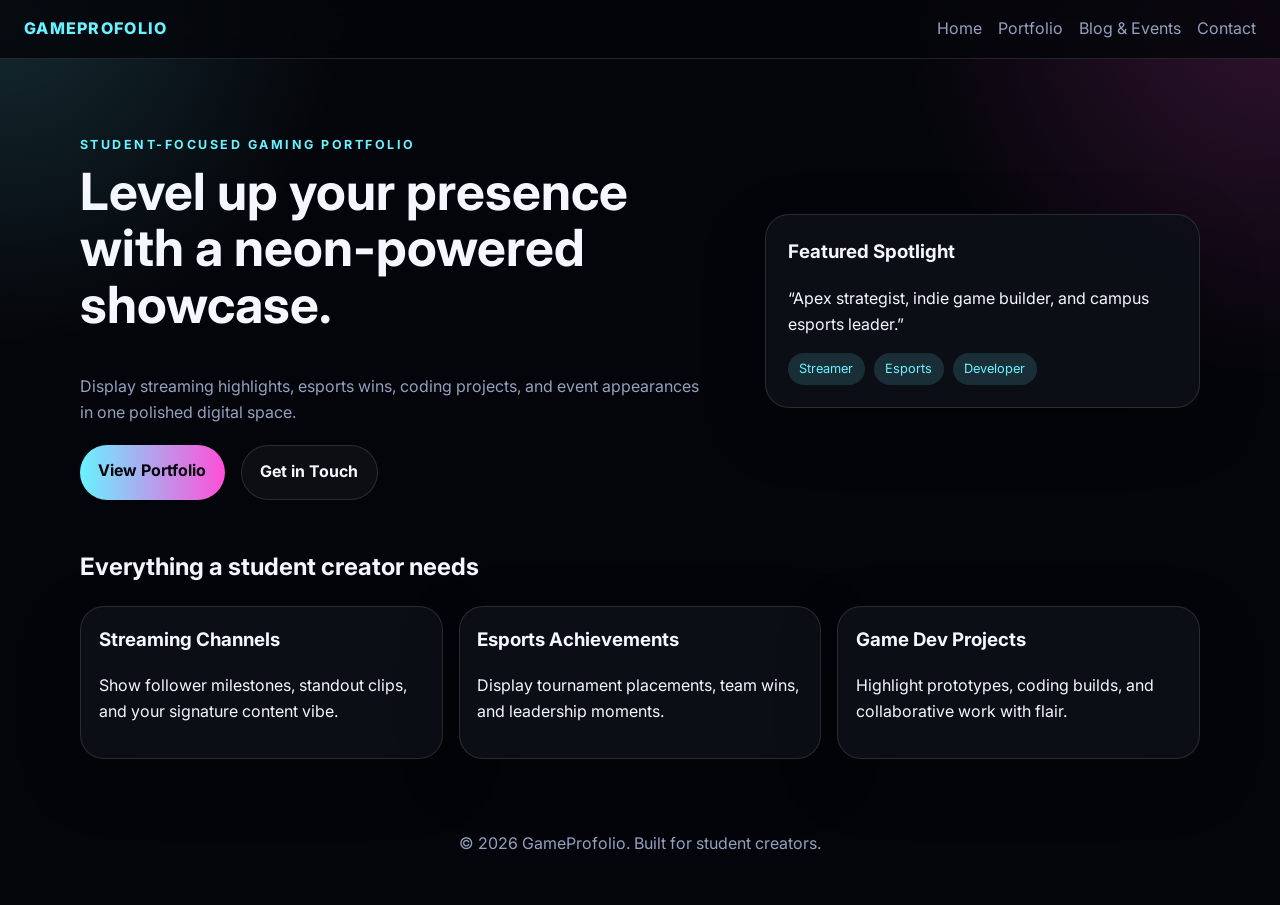
<file: index.html>
<!DOCTYPE html>
<html lang="en">
  <head>
    <meta charset="UTF-8" />
    <meta name="viewport" content="width=device-width, initial-scale=1.0" />
    <meta name="description" content="GameProfolio is a student-focused gaming portfolio website showcasing esports achievements, streaming channels, coding projects, and events." />
    <meta name="keywords" content="gaming portfolio, game dev, esports, student streamer, GameProfolio" />
    <meta name="author" content="GameProfolio" />
    <meta property="og:title" content="GameProfolio | Student Gaming Portfolio" />
    <meta property="og:description" content="Showcase your gaming talent, stream presence, esports wins, and coding projects in one premium portfolio." />
    <meta property="og:type" content="website" />
    <title>GameProfolio | Student Gaming Portfolio</title>
    <link rel="preconnect" href="https://fonts.googleapis.com" />
    <link rel="preconnect" href="https://fonts.gstatic.com" crossorigin />
    <link href="https://fonts.googleapis.com/css2?family=Inter:wght@400;500;600;700;800&display=swap" rel="stylesheet" />
    <link rel="stylesheet" href="styles.css" />
  </head>
  <body>
    <header class="site-header">
      <a class="brand" href="index.html">GameProfolio</a>
      <nav class="site-nav">
        <a href="index.html">Home</a>
        <a href="portfolio.html">Portfolio</a>
        <a href="blog.html">Blog & Events</a>
        <a href="contact.html">Contact</a>
      </nav>
    </header>

    <main>
      <section class="hero">
        <div>
          <p class="eyebrow">Student-focused gaming portfolio</p>
          <h1>Level up your presence with a neon-powered showcase.</h1>
          <p class="hero-text">Display streaming highlights, esports wins, coding projects, and event appearances in one polished digital space.</p>
          <div class="hero-actions">
            <a class="btn btn-primary" href="portfolio.html">View Portfolio</a>
            <a class="btn btn-secondary" href="contact.html">Get in Touch</a>
          </div>
        </div>
        <div class="hero-card">
          <h3>Featured Spotlight</h3>
          <p>“Apex strategist, indie game builder, and campus esports leader.”</p>
          <div class="pill-row">
            <span class="pill">Streamer</span>
            <span class="pill">Esports</span>
            <span class="pill">Developer</span>
          </div>
        </div>
      </section>

      <section class="section">
        <div class="section-heading">
          <h2>Everything a student creator needs</h2>
        </div>
        <div class="card-grid">
          <article class="info-card">
            <h3>Streaming Channels</h3>
            <p>Show follower milestones, standout clips, and your signature content vibe.</p>
          </article>
          <article class="info-card">
            <h3>Esports Achievements</h3>
            <p>Display tournament placements, team wins, and leadership moments.</p>
          </article>
          <article class="info-card">
            <h3>Game Dev Projects</h3>
            <p>Highlight prototypes, coding builds, and collaborative work with flair.</p>
          </article>
        </div>
      </section>
    </main>

    <footer class="site-footer">
      <p>© <span id="year"></span> GameProfolio. Built for student creators.</p>
    </footer>

    <script src="script.js"></script>
  </body>
</html>
</file>
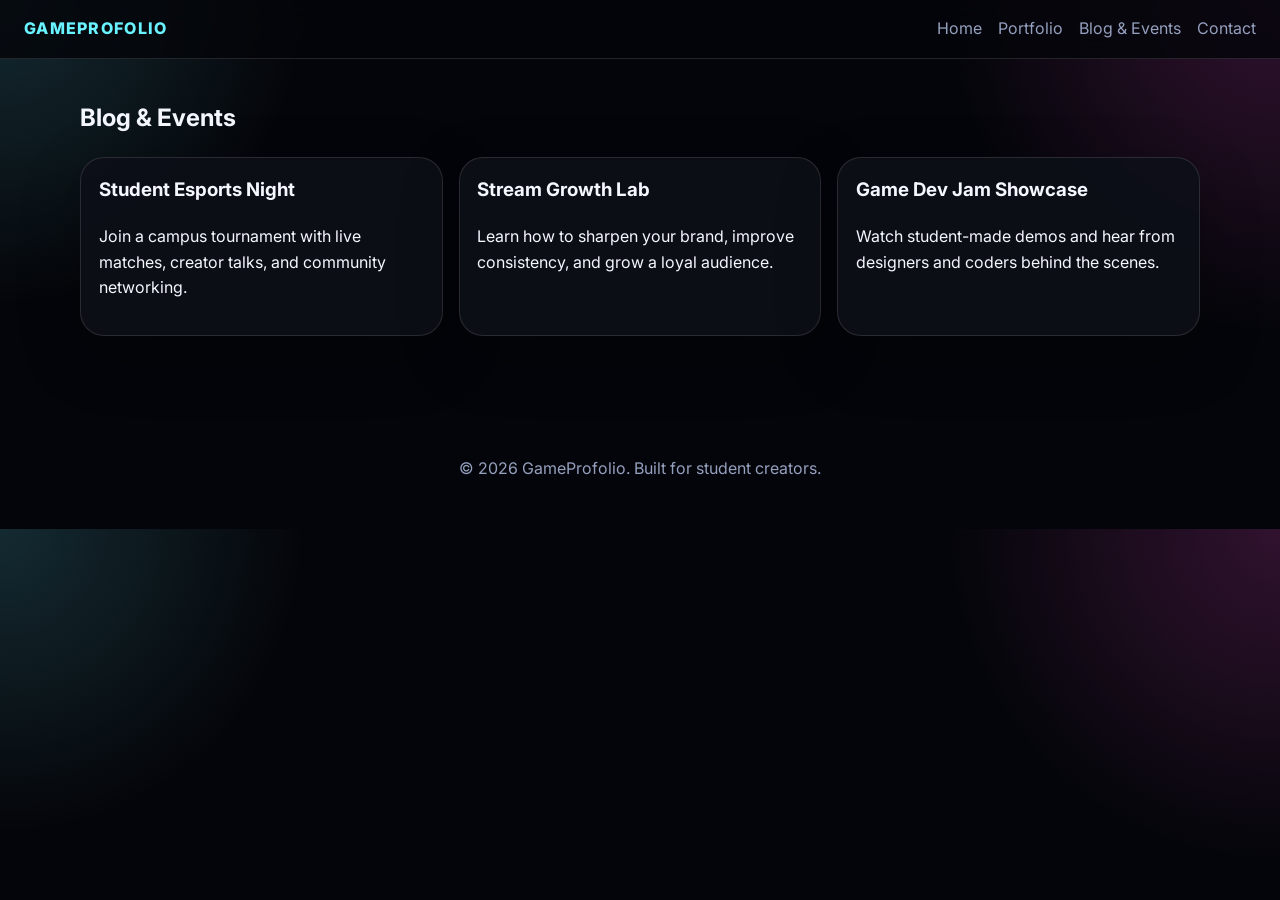
<file: blog.html>
<!DOCTYPE html>
<html lang="en">
  <head>
    <meta charset="UTF-8" />
    <meta name="viewport" content="width=device-width, initial-scale=1.0" />
    <meta name="description" content="Read GameProfolio blog posts about esports events, streaming tips, and student creator updates." />
    <title>Blog & Events | GameProfolio</title>
    <link rel="preconnect" href="https://fonts.googleapis.com" />
    <link rel="preconnect" href="https://fonts.gstatic.com" crossorigin />
    <link href="https://fonts.googleapis.com/css2?family=Inter:wght@400;500;600;700;800&display=swap" rel="stylesheet" />
    <link rel="stylesheet" href="styles.css" />
  </head>
  <body>
    <header class="site-header">
      <a class="brand" href="index.html">GameProfolio</a>
      <nav class="site-nav">
        <a href="index.html">Home</a>
        <a href="portfolio.html">Portfolio</a>
        <a href="blog.html">Blog & Events</a>
        <a href="contact.html">Contact</a>
      </nav>
    </header>

    <main class="page-shell">
      <section class="section">
        <h1>Blog & Events</h1>
        <div class="blog-grid">
          <article class="info-card">
            <h3>Student Esports Night</h3>
            <p>Join a campus tournament with live matches, creator talks, and community networking.</p>
          </article>
          <article class="info-card">
            <h3>Stream Growth Lab</h3>
            <p>Learn how to sharpen your brand, improve consistency, and grow a loyal audience.</p>
          </article>
          <article class="info-card">
            <h3>Game Dev Jam Showcase</h3>
            <p>Watch student-made demos and hear from designers and coders behind the scenes.</p>
          </article>
        </div>
      </section>
    </main>

    <footer class="site-footer">
      <p>© <span id="year"></span> GameProfolio. Built for student creators.</p>
    </footer>

    <script src="script.js"></script>
  </body>
</html>
</file>
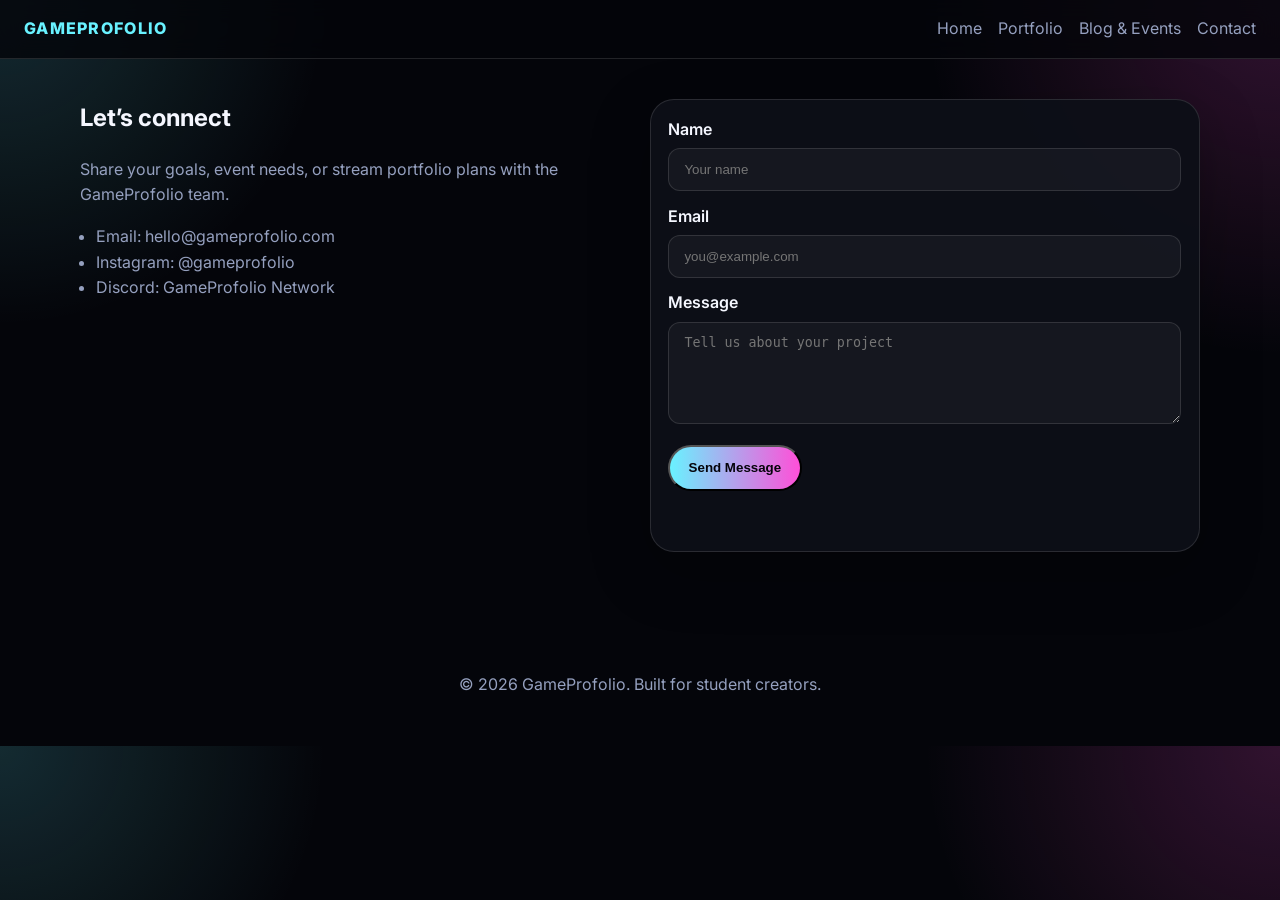
<file: contact.html>
<!DOCTYPE html>
<html lang="en">
  <head>
    <meta charset="UTF-8" />
    <meta name="viewport" content="width=device-width, initial-scale=1.0" />
    <meta name="description" content="Contact GameProfolio for collaboration, portfolio features, and student creator opportunities." />
    <title>Contact | GameProfolio</title>
    <link rel="preconnect" href="https://fonts.googleapis.com" />
    <link rel="preconnect" href="https://fonts.gstatic.com" crossorigin />
    <link href="https://fonts.googleapis.com/css2?family=Inter:wght@400;500;600;700;800&display=swap" rel="stylesheet" />
    <link rel="stylesheet" href="styles.css" />
  </head>
  <body>
    <header class="site-header">
      <a class="brand" href="index.html">GameProfolio</a>
      <nav class="site-nav">
        <a href="index.html">Home</a>
        <a href="portfolio.html">Portfolio</a>
        <a href="blog.html">Blog & Events</a>
        <a href="contact.html">Contact</a>
      </nav>
    </header>

    <main class="page-shell">
      <section class="section contact-grid">
        <div>
          <h1>Let’s connect</h1>
          <p class="hero-text">Share your goals, event needs, or stream portfolio plans with the GameProfolio team.</p>
          <ul class="contact-list">
            <li>Email: hello@gameprofolio.com</li>
            <li>Instagram: @gameprofolio</li>
            <li>Discord: GameProfolio Network</li>
          </ul>
        </div>
        <form class="contact-card" id="contact-form">
          <label>
            Name
            <input type="text" name="name" placeholder="Your name" required />
          </label>
          <label>
            Email
            <input type="email" name="email" placeholder="you@example.com" required />
          </label>
          <label>
            Message
            <textarea name="message" rows="5" placeholder="Tell us about your project" required></textarea>
          </label>
          <button class="btn btn-primary" type="submit">Send Message</button>
          <p id="form-status" class="form-status"></p>
        </form>
      </section>
    </main>

    <footer class="site-footer">
      <p>© <span id="year"></span> GameProfolio. Built for student creators.</p>
    </footer>

    <script src="script.js"></script>
  </body>
</html>
</file>
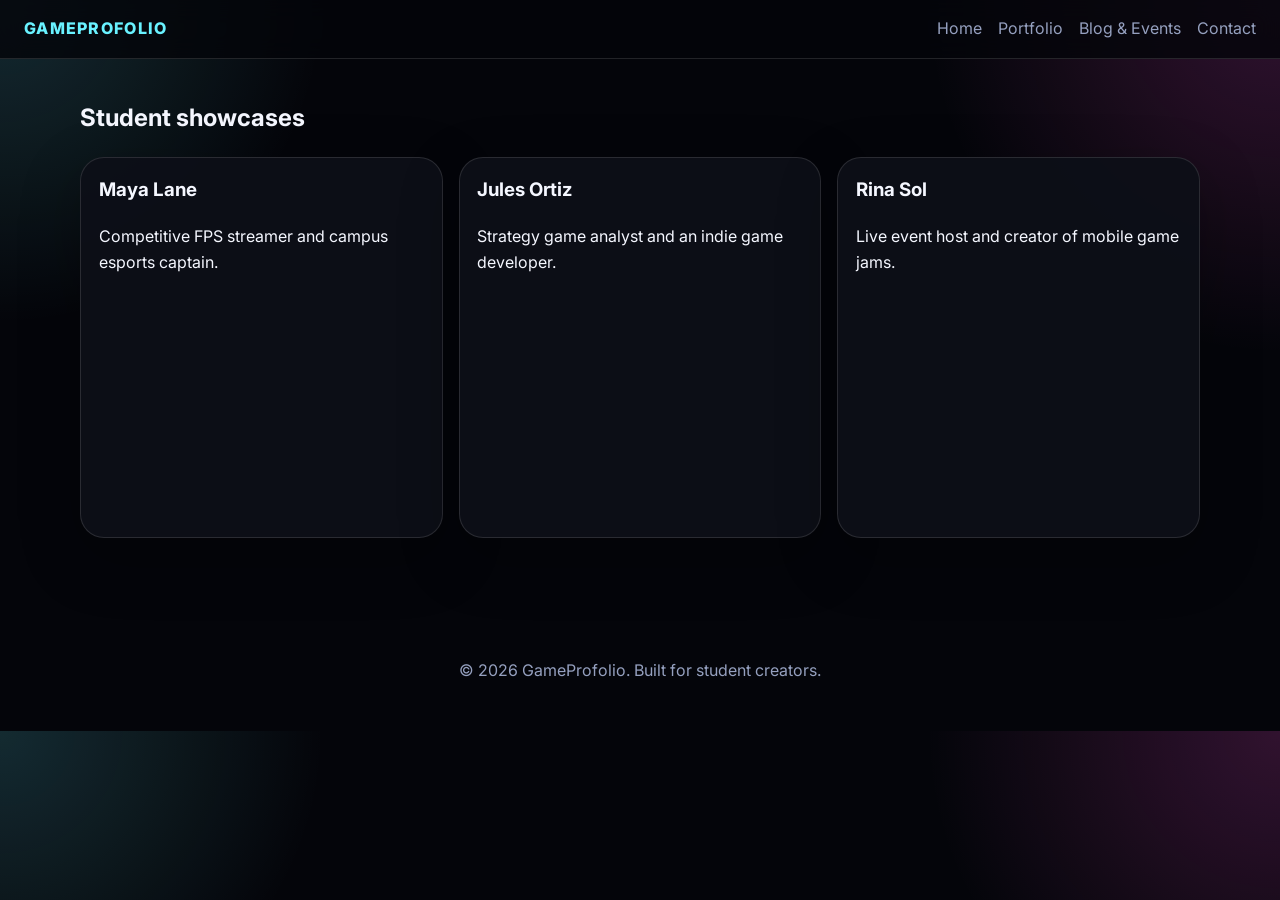
<file: portfolio.html>
<!DOCTYPE html>
<html lang="en">
  <head>
    <meta charset="UTF-8" />
    <meta name="viewport" content="width=device-width, initial-scale=1.0" />
    <meta name="description" content="Explore the GameProfolio portfolio with bios, featured videos, and student project highlights." />
    <title>Portfolio | GameProfolio</title>
    <link rel="preconnect" href="https://fonts.googleapis.com" />
    <link rel="preconnect" href="https://fonts.gstatic.com" crossorigin />
    <link href="https://fonts.googleapis.com/css2?family=Inter:wght@400;500;600;700;800&display=swap" rel="stylesheet" />
    <link rel="stylesheet" href="styles.css" />
  </head>
  <body>
    <header class="site-header">
      <a class="brand" href="index.html">GameProfolio</a>
      <nav class="site-nav">
        <a href="index.html">Home</a>
        <a href="portfolio.html">Portfolio</a>
        <a href="blog.html">Blog & Events</a>
        <a href="contact.html">Contact</a>
      </nav>
    </header>

    <main class="page-shell">
      <section class="section">
        <h1>Student showcases</h1>
        <div class="portfolio-grid">
          <article class="info-card">
            <h3>Maya Lane</h3>
            <p>Competitive FPS streamer and campus esports captain.</p>
            <iframe src="https://www.youtube.com/embed/dQw4w9WgXcQ" title="Maya Lane highlight"></iframe>
          </article>
          <article class="info-card">
            <h3>Jules Ortiz</h3>
            <p>Strategy game analyst and an indie game developer.</p>
            <iframe src="https://www.youtube.com/embed/aqz-KE-bpKQ" title="Jules Ortiz highlight"></iframe>
          </article>
          <article class="info-card">
            <h3>Rina Sol</h3>
            <p>Live event host and creator of mobile game jams.</p>
            <iframe src="https://www.youtube.com/embed/2Vv-BfVoq4g" title="Rina Sol showcase"></iframe>
          </article>
        </div>
      </section>
    </main>

    <footer class="site-footer">
      <p>© <span id="year"></span> GameProfolio. Built for student creators.</p>
    </footer>

    <script src="script.js"></script>
  </body>
</html>
</file>
<file: styles.css>
:root {
  --bg: #04050a;
  --panel: rgba(13, 15, 24, 0.95);
  --text: #f5f7ff;
  --muted: #95a0bf;
  --accent: #69f2ff;
  --accent-2: #ff4fd8;
  --border: rgba(255,255,255,0.12);
}

* { box-sizing: border-box; }
body {
  margin: 0;
  font-family: 'Inter', sans-serif;
  background: radial-gradient(circle at top left, rgba(105,242,255,.16), transparent 22%), radial-gradient(circle at top right, rgba(255,79,216,.18), transparent 24%), var(--bg);
  color: var(--text);
  line-height: 1.6;
}
a { color: inherit; text-decoration: none; }
iframe { width: 100%; min-height: 220px; border: 0; border-radius: 16px; }
.site-header { display:flex; justify-content:space-between; align-items:center; padding:1rem 1.5rem; background:rgba(4,5,10,.82); backdrop-filter:blur(12px); border-bottom:1px solid var(--border); }
.brand { font-weight:800; letter-spacing:.08em; text-transform:uppercase; color:var(--accent); }
.site-nav { display:flex; gap:1rem; }
.site-nav a { color:var(--muted); }
.site-nav a:hover { color:var(--accent); }
main { width:min(1120px, calc(100% - 2rem)); margin:0 auto; }
.hero { display:grid; grid-template-columns:1.2fr .8fr; gap:2rem; padding:4rem 0 2rem; align-items:center; }
.eyebrow { color:var(--accent); text-transform:uppercase; letter-spacing:.2em; font-size:.78rem; font-weight:700; margin-bottom:.5rem; }
h1, h2, h3 { margin-top:0; }
.hero h1 { font-size:clamp(2rem, 4vw, 3.2rem); line-height:1.1; }
.hero-text { color:var(--muted); max-width:620px; }
.hero-actions { display:flex; gap:1rem; flex-wrap:wrap; margin-top:1.2rem; }
.btn { display:inline-block; padding:.85rem 1.15rem; border-radius:999px; font-weight:700; }
.btn-primary { background:linear-gradient(90deg, var(--accent), var(--accent-2)); color:#05040b; }
.btn-secondary { border:1px solid var(--border); background:rgba(255,255,255,.04); }
.hero-card, .info-card, .contact-card { background:var(--panel); border:1px solid var(--border); border-radius:24px; box-shadow:0 20px 60px rgba(0,0,0,.28); }
.hero-card { padding:1.4rem; }
.pill-row { display:flex; gap:.6rem; flex-wrap:wrap; margin-top:.8rem; }
.pill { padding:.35rem .7rem; border-radius:999px; background:rgba(105,242,255,.14); color:var(--accent); font-size:.8rem; }
.section { padding:1rem 0 2rem; }
.card-grid, .portfolio-grid, .blog-grid { display:grid; grid-template-columns:repeat(3, minmax(0, 1fr)); gap:1rem; }
.info-card { padding:1.1rem; }
.page-shell { padding:1.5rem 0 3rem; }
.contact-grid { display:grid; grid-template-columns:1fr 1fr; gap:1.2rem; align-items:start; }
.contact-card { padding:1.1rem; }
label { display:block; margin-bottom:.8rem; font-weight:600; }
input, textarea { width:100%; margin-top:.35rem; padding:.8rem .95rem; border-radius:12px; border:1px solid var(--border); background:rgba(255,255,255,.04); color:var(--text); }
input:focus, textarea:focus { outline:2px solid rgba(105,242,255,.35); border-color:var(--accent); }
.form-status { min-height:1.2rem; color:var(--accent); margin-top:.5rem; }
.site-footer { text-align:center; padding:1.5rem 1rem 2rem; color:var(--muted); }
.contact-list { color:var(--muted); padding-left:1rem; }
@media (max-width: 900px) { .hero, .contact-grid, .card-grid, .portfolio-grid, .blog-grid { grid-template-columns:1fr; } }
</file>
